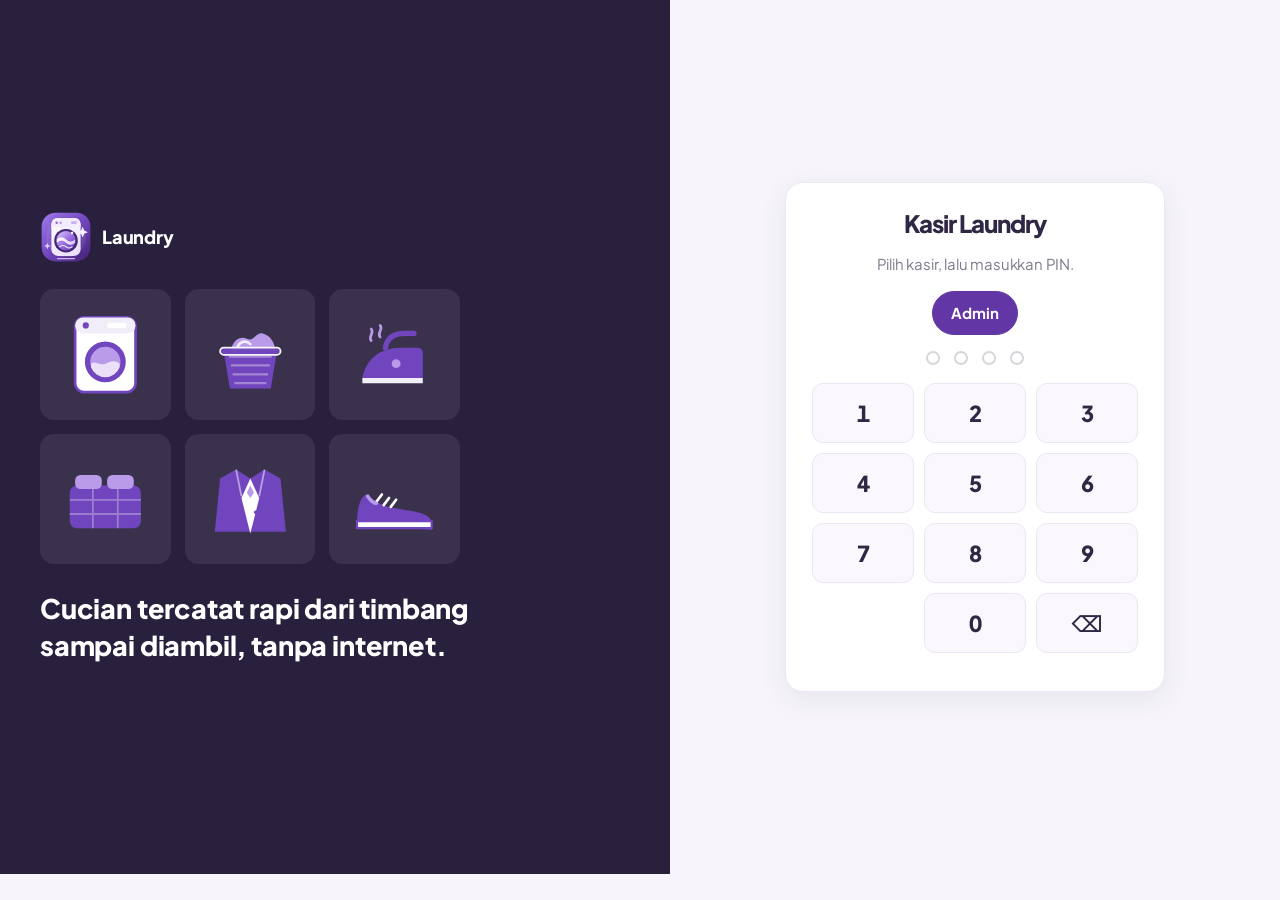
<file: index.html>
<!doctype html>
<html lang="id" data-mode="terang">
<head>
<script src="tema.js"></script>
<script>
/* Set mode dari TEMA.mode sebelum render (tanpa kedip). */
(function () {
  var m = (window.TEMA && TEMA.mode) || 'terang';
  try { m = localStorage.getItem('fahri-laundry-mode') || m; } catch (e) {}
  if (m === 'auto') m = matchMedia('(prefers-color-scheme: dark)').matches ? 'gelap' : 'terang';
  document.documentElement.setAttribute('data-mode', m);
})();
</script>
<link rel="stylesheet" href="tema.css">
<meta charset="utf-8">
<meta name="viewport" content="width=device-width, initial-scale=1, viewport-fit=cover">
<title>Fahri Akbar Wiguna Laundry | Sistem Kasir</title>
<meta name="description" content="Sistem kasir laundry Fahri Akbar Wiguna. Kelola order, pelanggan, pembayaran, status cucian, dan laporan.">
<meta name="theme-color" content="#7045bd">
<meta name="color-scheme" content="light dark">
<link rel="manifest" href="manifest.webmanifest">
<link rel="icon" href="ikon.svg" type="image/svg+xml">
<link rel="apple-touch-icon" href="ikon.svg">
<link rel="preconnect" href="https://fonts.googleapis.com">
<link rel="preconnect" href="https://fonts.gstatic.com" crossorigin>
<link id="fontTema" rel="stylesheet" href="https://fonts.googleapis.com/css2?family=Plus+Jakarta+Sans:wght@400;500;600;700;800&display=swap">
<link rel="stylesheet" href="style.css">
</head>
<body>

<!-- Layar masuk -->
<section id="layarMasuk" class="masuk" hidden>
  <div class="masuk-merek">
    <div class="merek"><img src="ikon.svg" width="40" height="40" alt=""><span data-tema-nama>Laundry</span></div>
    <div class="masuk-ilus" id="masukIlus" aria-hidden="true"></div>
    <p class="masuk-slogan">Cucian tercatat rapi dari timbang<br>sampai diambil, tanpa internet.</p>
  </div>
  <div class="masuk-form">
    <div class="masuk-kartu">
      <h1 data-tema-nama>Kasir Laundry</h1>
      <p class="redup">Pilih kasir, lalu masukkan PIN.</p>
      <div id="daftarKasir" class="pilih-kasir" role="group" aria-label="Pilih kasir"></div>
      <div class="pin-titik" id="pinTitik" aria-label="PIN 4 angka"><i></i><i></i><i></i><i></i></div>
      <div class="pad" id="padPin"></div>
    </div>
  </div>
</section>

<div id="aplikasi" class="app" hidden>
  <button type="button" id="btnTemaMode" class="tombol-mode" aria-label="Aktifkan mode gelap" title="Ganti mode tampilan"><svg class="ikon-mode-gelap" viewBox="0 0 24 24" aria-hidden="true"><path d="M20.5 15.5A8.5 8.5 0 0 1 8.5 3.5 8.5 8.5 0 1 0 20.5 15.5Z"/></svg><svg class="ikon-mode-terang" viewBox="0 0 24 24" aria-hidden="true"><circle cx="12" cy="12" r="4"/><path d="M12 2v2m0 16v2M4.93 4.93l1.42 1.42m11.3 11.3 1.42 1.42M2 12h2m16 0h2M4.93 19.07l1.42-1.42m11.3-11.3 1.42-1.42"/></svg><span>Gelap</span></button>
  <nav class="samping" aria-label="Menu utama">
    <div class="merek"><img src="ikon.svg" width="34" height="34" alt=""><span data-tema-nama>Laundry</span></div>
    <button class="nav" data-hal="order"><svg viewBox="0 0 24 24"><path d="M12 5v14M5 12h14"/></svg><span>Order</span></button>
    <button class="nav aktif" data-hal="papan"><svg viewBox="0 0 24 24"><rect x="3" y="4" width="5" height="16" rx="1.5"/><rect x="10" y="4" width="5" height="11" rx="1.5"/><rect x="17" y="4" width="4" height="7" rx="1.5"/></svg><span>Status</span></button>
    <button class="nav" data-hal="pelanggan"><svg viewBox="0 0 24 24"><circle cx="9" cy="8" r="3.5"/><path d="M2.5 20a6.5 6.5 0 0 1 13 0M16 4.5a3.5 3.5 0 0 1 0 7M18 14a6 6 0 0 1 3.5 6"/></svg><span>Pelanggan</span></button>
    <button class="nav" data-hal="laporan"><svg viewBox="0 0 24 24"><path d="M4 20V10M10 20V4M16 20v-7M22 20H2"/></svg><span>Laporan</span></button>
    <button class="nav" data-hal="atur"><svg viewBox="0 0 24 24"><circle cx="12" cy="12" r="3"/><path d="M19 12a7 7 0 0 0-.1-1.2l2-1.6-2-3.4-2.4 1a7 7 0 0 0-2-1.2L14 3h-4l-.5 2.6a7 7 0 0 0-2 1.2l-2.4-1-2 3.4 2 1.6a7 7 0 0 0 0 2.4l-2 1.6 2 3.4 2.4-1a7 7 0 0 0 2 1.2L10 21h4l.5-2.6a7 7 0 0 0 2-1.2l2.4 1 2-3.4-2-1.6c.1-.4.1-.8.1-1.2z"/></svg><span>Atur</span></button>
    <div class="sinkron-chip" id="chipSinkron" title="Status sinkron Google Sheets"></div>
    <div class="pengguna"><span class="avatar" id="avatarKasir" aria-hidden="true">A</span><span id="namaKasir">-</span><button id="btnKeluar" class="ikon-btn" aria-label="Keluar"><svg viewBox="0 0 24 24"><path d="M15 4h4v16h-4M10 8l-4 4 4 4M6 12h10"/></svg></button></div>
  </nav>

  <main>
    <!-- ORDER BARU -->
    <section class="hal" id="hal-order">
      <header class="hal-kepala"><div><h2>Order baru</h2><span class="redup kecil" id="noBerikut"></span></div></header>
      <section class="panel input-transaksi" aria-labelledby="judulInputTeks">
        <div class="input-transaksi-heading"><div><span class="input-eyebrow">SMART INPUT</span><h3 id="judulInputTeks">Input transaksi dari teks</h3><p class="redup kecil">Tempel pesan pelanggan. Sistem mengenali layanan dan jumlah, lalu mengisi form untuk Anda periksa.</p></div><span class="input-spark" aria-hidden="true">✦</span></div>
        <label for="inputTeksTransaksi">Pesan transaksi</label>
        <textarea id="inputTeksTransaksi" rows="3" placeholder="Contoh: Nama: Bu Sari&#10;WA: 081234567890&#10;Cuci Setrika 3 kg&#10;Catatan: jangan pakai pemutih"></textarea>
        <div class="input-transaksi-actions"><span class="redup kecil">Parser lokal, tidak perlu API key.</span><button type="button" class="tombol utama" id="btnAnalisisTeks">Analisis &amp; isi order</button></div>
      </section>
      <form id="formOrder" class="order-grid" novalidate>
        <div class="order-kiri">
          <fieldset class="panel">
            <legend>Pelanggan</legend>
            <div class="dua">
              <label>Nama<input name="nama" list="dlPelanggan" autocomplete="off" required placeholder="mis. Bu Sari"></label>
              <label>No. WhatsApp<input name="wa" inputmode="tel" placeholder="08xxxxxxxxxx"></label>
            </div>
            <datalist id="dlPelanggan"></datalist>
          </fieldset>
          <fieldset class="panel">
            <legend>Layanan</legend>
            <div class="pilih-layanan" id="pilihLayanan"></div>
            <ul class="item-order" id="itemOrder"></ul>
          </fieldset>
          <fieldset class="panel">
            <legend>Paket &amp; catatan</legend>
            <div class="segmen-paket" id="segPaket" role="radiogroup" aria-label="Paket"></div>
            <div class="dua">
              <label>Estimasi selesai<input type="datetime-local" name="estimasi" required></label>
              <label>Parfum<select name="parfum" id="selParfum"></select></label>
            </div>
            <label class="cek"><input type="checkbox" name="pisah"> <span>Pisah warna (putih / berwarna)</span></label>
            <label>Catatan<textarea name="catatan" rows="2" placeholder="mis. noda kopi di kemeja biru, jangan pakai pemutih"></textarea></label>
          </fieldset>
        </div>
        <aside class="panel ringkas-order" id="ringkasOrder" aria-live="polite"></aside>
      </form>
    </section>

    <!-- PAPAN STATUS -->
    <section class="hal aktif" id="hal-papan">
      <header class="hal-kepala">
        <div><h2>Papan status</h2><span class="redup kecil" id="papanInfo"></span></div>
        <div class="aksi">
          <label class="cari"><svg viewBox="0 0 24 24" aria-hidden="true"><circle cx="11" cy="11" r="7"/><path d="M20 20l-4-4"/></svg><input id="cariOrder" type="search" placeholder="Cari nama / no. nota" aria-label="Cari order"></label>
          <button class="tombol utama" data-ke="order">+ Order</button>
        </div>
      </header>
      <div class="chip-baris" id="filterStatus" role="group" aria-label="Filter status"></div>
      <div class="papan" id="papan"></div>
    </section>

    <!-- PELANGGAN -->
    <section class="hal" id="hal-pelanggan">
      <header class="hal-kepala">
        <h2>Pelanggan</h2>
        <label class="cari"><svg viewBox="0 0 24 24" aria-hidden="true"><circle cx="11" cy="11" r="7"/><path d="M20 20l-4-4"/></svg><input id="cariPelanggan" type="search" placeholder="Cari nama / WA" aria-label="Cari pelanggan"></label>
      </header>
      <div class="daftar-pelanggan" id="daftarPelanggan"></div>
    </section>

    <!-- LAPORAN -->
    <section class="hal" id="hal-laporan">
      <header class="hal-kepala">
        <h2>Laporan</h2>
        <div class="aksi"><input type="month" id="blnLaporan" aria-label="Bulan laporan"><button class="tombol" id="btnEksporCSV">Ekspor CSV</button></div>
      </header>
      <div class="kartu-angka" id="kartuAngka"></div>
      <div class="dua-kolom">
        <div class="panel"><h3>Kg per hari</h3><div id="grafikKg" class="grafik"></div></div>
        <div class="panel"><h3>Omzet per hari</h3><div id="grafikOmzet" class="grafik"></div></div>
      </div>
      <div class="dua-kolom">
        <div class="panel"><h3>Belum diambil</h3><ul id="lapBelum" class="daftar-mini"></ul></div>
        <div class="panel"><h3>Piutang (belum lunas)</h3><ul id="lapPiutang" class="daftar-mini"></ul></div>
      </div>
    </section>

    <!-- ATUR -->
    <section class="hal" id="hal-atur">
      <header class="hal-kepala"><h2>Pengaturan</h2></header>
      <div class="dua-kolom">
        <form class="panel form" id="formToko">
          <h3>Profil usaha (untuk nota)</h3>
          <label>Nama laundry<input name="nama" required></label>
          <label>Alamat<input name="alamat"></label>
          <label>Telepon / WA<input name="telp"></label>
          <label>Catatan kaki nota<input name="footer"></label>
          <button class="tombol utama">Simpan profil</button>
        </form>
        <form class="panel form" id="formSinkron">
          <h3>Sinkron Google Sheets <span class="lencana">opsional</span></h3>
          <p class="redup kecil">Tanpa URL, semua data tetap offline di perangkat ini. Isi URL Web App dari <code>apps-script/Code.gs</code> (lihat README) supaya owner bisa cek dari mana saja lewat <a href="owner.html" target="_blank" rel="noopener">owner.html</a>.</p>
          <label>URL Web App<input name="url" type="url" placeholder="https://script.google.com/macros/s/…/exec"></label>
          <label>Kunci rahasia (sama dengan KUNCI di Code.gs)<input name="kunci" autocomplete="off"></label>
          <label class="cek"><input type="checkbox" name="otomatis"> <span>Kirim otomatis saat online</span></label>
          <div class="status-sinkron" id="statusSinkron" aria-live="polite"></div>
          <div class="aksi wrap"><button class="tombol utama">Simpan</button><button class="tombol" type="button" id="btnKirimSekarang">Kirim sekarang</button><button class="tombol" type="button" id="btnKirimSemua">Antrikan semua order</button></div>
        </form>
      </div>
      <form class="panel form" id="formHarga">
        <h3>Daftar layanan &amp; harga</h3>
        <div class="tabel-bungkus"><table class="tabel" id="tabelLayanan"></table></div>
        <div class="aksi wrap"><button class="tombol" type="button" id="btnTambahLayanan">+ Layanan</button><button class="tombol utama">Simpan harga</button></div>
        <h3>Paket waktu</h3>
        <div class="tabel-bungkus"><table class="tabel" id="tabelPaket"></table></div>
      </form>
      <div class="dua-kolom">
        <div class="panel">
          <h3>Kasir &amp; PIN</h3>
          <ul class="daftar-kasir" id="daftarKasirAtur"></ul>
          <form class="form sebaris" id="formKasir">
            <input name="nama" placeholder="Nama" aria-label="Nama kasir" required>
            <input name="pin" placeholder="PIN 4 angka" aria-label="PIN" pattern="\d{4}" inputmode="numeric" maxlength="4" required>
            <select name="peran" aria-label="Peran"><option value="kasir">Kasir</option><option value="admin">Admin</option></select>
            <button class="tombol">Tambah</button>
          </form>
          <p class="redup kecil">Kasir biasa tidak bisa membuka menu Atur dan menghapus order.</p>
        </div>
        <div class="panel">
          <h3>Data</h3>
          <div class="aksi wrap">
            <button class="tombol" id="btnBackup">Backup JSON</button>
            <label class="tombol">Pulihkan JSON<input type="file" id="fileBackup" accept=".json,application/json" hidden></label>
            <button class="tombol" id="btnContoh">Isi data contoh</button>
            <button class="tombol bahaya" id="btnReset">Hapus semua data</button>
          </div>
          <p class="redup kecil">Data tersimpan di browser perangkat ini (localStorage <code>kasir-laundry-v1</code>). Backup rutin, terutama sebelum ganti HP atau hapus riwayat browser.</p>
        </div>
      </div>
    </section>
  </main>

  <nav class="bawah" id="navBawah" aria-label="Menu bawah"></nav>
</div>

<dialog id="dlg"><form method="dialog" id="dlgIsi"></form></dialog>
<div id="struk" class="struk" aria-hidden="true"></div>
<div id="toast" class="toast" role="status"></div>

<script src="app.js"></script>
</body>
</html>
</file>
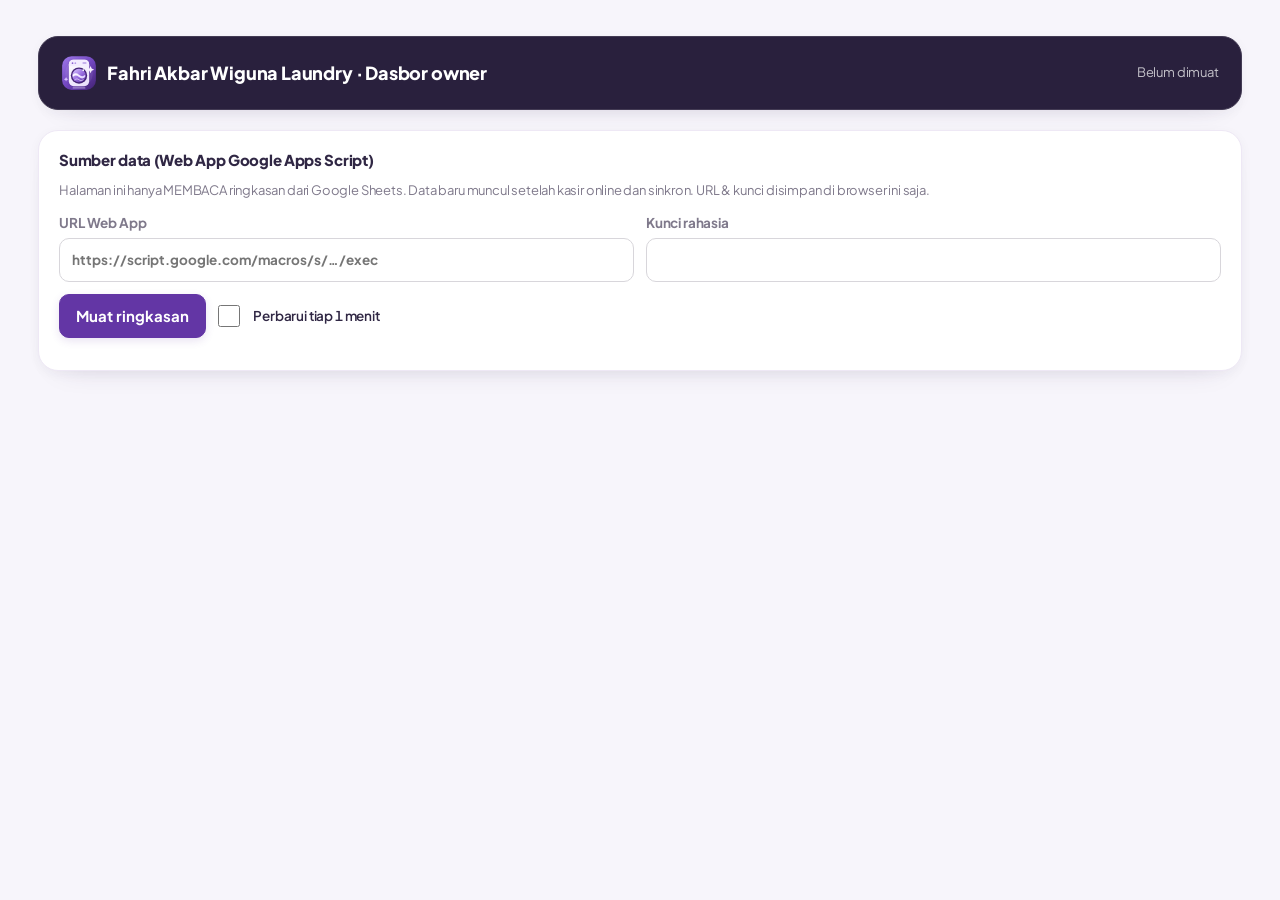
<file: owner.html>
<!doctype html>
<html lang="id" data-mode="terang">
<head>
<script src="tema.js"></script>
<script>
(function () {
  var m = (window.TEMA && TEMA.mode) || 'terang';
  try { m = localStorage.getItem('fahri-laundry-mode') || m; } catch (e) {}
  if (m === 'auto') m = matchMedia('(prefers-color-scheme: dark)').matches ? 'gelap' : 'terang';
  document.documentElement.setAttribute('data-mode', m);
})();
</script>
<link rel="stylesheet" href="tema.css">
<meta charset="utf-8">
<meta name="viewport" content="width=device-width, initial-scale=1, viewport-fit=cover">
<title>Fahri Akbar Wiguna Laundry | Dasbor Owner</title>
<meta name="description" content="Dasbor owner Fahri Akbar Wiguna Laundry untuk memantau omzet, order, status cucian, dan piutang.">
<meta name="theme-color" content="#7045bd">
<meta name="color-scheme" content="light dark">
<link rel="icon" href="ikon.svg" type="image/svg+xml">
<link rel="preconnect" href="https://fonts.googleapis.com">
<link rel="preconnect" href="https://fonts.gstatic.com" crossorigin>
<link id="fontTema" rel="stylesheet" href="https://fonts.googleapis.com/css2?family=Plus+Jakarta+Sans:wght@400;500;600;700;800&display=swap">
<link rel="stylesheet" href="style.css">
<style>
  .owner{max-width:1120px;margin:0 auto;padding:22px 16px 40px}
  .owner-kepala{display:flex;justify-content:space-between;align-items:center;gap:12px;flex-wrap:wrap;margin-bottom:16px}
  .owner-kepala .merek{flex-direction:row;margin:0;gap:10px}
  .owner-kepala .merek span{font-size:18px}
  .status-st{display:grid;grid-template-columns:repeat(5,1fr);gap:8px}
  .status-st div{padding:12px;border-radius:var(--radius);background:var(--latar);text-align:center}
  .status-st b{display:block;font-size:24px}
  .status-st small{color:var(--redup);font-weight:700}
  .tabel-owner{width:100%;border-collapse:collapse;min-width:520px}
  .tabel-owner th,.tabel-owner td{text-align:left;padding:8px 10px;border-top:1px solid var(--garis);font-size:14px}
  .tabel-owner th{color:var(--redup);font-size:12.5px;background:var(--latar);border:0}
  .tabel-owner td:last-child,.tabel-owner th:last-child{text-align:right}
  @media (max-width:760px){.status-st{grid-template-columns:repeat(3,1fr)}}

/* Owner dashboard: memakai token tema yang sama dengan kasir. */
.owner { max-width:1280px; padding:clamp(18px,3vw,36px) clamp(14px,3vw,40px) 48px; }
.owner-kepala {
  padding:18px 22px; background:var(--nav); color:var(--nav-teks);
  border:1px solid var(--nav-garis); border-radius:var(--r-besar);
  box-shadow:var(--bayang); margin-bottom:20px;
}
.owner-kepala .merek span { color:var(--nav-teks); font-weight:800; }
.owner-kepala .redup { color:var(--nav-redup); }
.owner .form { margin-bottom:20px; }
.owner #isi { display:grid; gap:18px; }
.owner #isi>.dua-kolom { margin:0; }
.owner .status-st div {
  background:var(--utama-muda); border:1px solid var(--garis);
  border-radius:var(--r-kecil); min-width:0;
}
.owner .status-st b { color:var(--utama-teks); font-size:clamp(22px,2vw,28px); }
.owner .status-st small { color:var(--redup); }
.owner .tabel-owner th { padding:13px 12px; }
.owner .tabel-owner td { padding:12px; }
.owner .panel { border-radius:var(--r-besar); }
.owner .aksi { align-items:center; }
.owner .aksi .tombol { white-space:normal; }
.owner :focus-visible { outline-offset:3px; }
@media(max-width:760px) {
  .owner { padding:16px 12px 30px; }
  .owner-kepala { padding:15px; }
  .owner .status-st { grid-template-columns:repeat(2,minmax(0,1fr)); }
  .owner .dua { grid-template-columns:1fr; }
  .owner .tabel-bungkus { overflow-x:auto; }
}
@media(prefers-reduced-motion:reduce) {
  .owner *, .owner *::before, .owner *::after {
    animation-duration:.01ms!important; animation-iteration-count:1!important;
    scroll-behavior:auto!important;
  }
}

</style>
</head>
<body>
<main class="owner">
  <div class="owner-kepala">
    <div class="merek"><img src="ikon.svg" width="36" height="36" alt=""><span><span data-tema-nama>Laundry</span> · Dasbor owner</span></div>
    <span class="redup kecil" id="waktu">Belum dimuat</span>
  </div>

  <form class="panel form" id="formSumber">
    <h3>Sumber data (Web App Google Apps Script)</h3>
    <p class="redup kecil">Halaman ini hanya MEMBACA ringkasan dari Google Sheets. Data baru muncul setelah kasir online dan sinkron. URL &amp; kunci disimpan di browser ini saja.</p>
    <div class="dua">
      <label>URL Web App<input name="url" type="url" required placeholder="https://script.google.com/macros/s/…/exec"></label>
      <label>Kunci rahasia<input name="kunci" required autocomplete="off"></label>
    </div>
    <div class="aksi wrap"><button class="tombol utama">Muat ringkasan</button><label class="cek"><input type="checkbox" name="auto"> <span>Perbarui tiap 1 menit</span></label></div>
    <div id="pesan" class="redup kecil" aria-live="polite"></div>
  </form>

  <section id="isi" hidden>
    <div class="kartu-angka" id="kartu"></div>
    <div class="dua-kolom">
      <div class="panel"><h3>Status cucian</h3><div class="status-st" id="perStatus"></div></div>
      <div class="panel"><h3>Kg 14 hari terakhir</h3><div class="grafik" id="grafik"></div></div>
    </div>
    <div class="panel"><h3>Belum diambil</h3><div class="tabel-bungkus"><table class="tabel-owner" id="tabelBelum"></table></div></div>
  </section>
</main>
<script>
(function () {
  'use strict';
  var KUNCI_LS = 'Fahri31';
  var $ = function (s) { return document.querySelector(s); };
  function rp(n) { return 'Rp' + Math.round(n || 0).toLocaleString('id-ID'); }
  function angka(n) { return (Math.round((n || 0) * 10) / 10).toLocaleString('id-ID'); }
  function esc(s) { return String(s == null ? '' : s).replace(/[&<>"']/g, function (c) { return { '&': '&amp;', '<': '&lt;', '>': '&gt;', '"': '&quot;', "'": '&#39;' }[c]; }); }
  function waktu(iso) { if (!iso) return '-'; var d = new Date(iso); return isNaN(d) ? esc(iso) : d.toLocaleDateString('id-ID', { day: 'numeric', month: 'short' }) + ' ' + String(d.getHours()).padStart(2, '0') + ':' + String(d.getMinutes()).padStart(2, '0'); }
  var nama = (window.TEMA && TEMA.nama) || 'Laundry';
  document.querySelectorAll('[data-tema-nama]').forEach(function (e) { e.textContent = nama; });
  window.addEventListener('message', function (e) {
    var t = e.data; if (!t || t.tipe !== 'tema') return;
    var st = document.documentElement.style;
    if (t.utama) st.setProperty('--tema-utama', t.utama);
    if (t.aksen) st.setProperty('--tema-aksen', t.aksen);
    if (t.radius != null) st.setProperty('--tema-radius', typeof t.radius === 'number' ? t.radius + 'px' : t.radius);
    if (t.mode) document.documentElement.setAttribute('data-mode', t.mode === 'gelap' ? 'gelap' : 'terang');
    if (t.nama) document.querySelectorAll('[data-tema-nama]').forEach(function (x) { x.textContent = t.nama; });
  });

  var simpanan = {}; try { simpanan = JSON.parse(localStorage.getItem(KUNCI_LS)) || {}; } catch (e) {}
  var f = $('#formSumber'), timer = null;
  f.url.value = simpanan.url || ''; f.kunci.value = simpanan.kunci || ''; f.auto.checked = !!simpanan.auto;

  function tampil(r) {
    $('#isi').hidden = false;
    $('#waktu').textContent = 'Diperbarui ' + waktu(r.dibuat);
    $('#kartu').innerHTML = [
      ['Omzet hari ini', rp(r.hariIni.omzet), r.hariIni.order + ' order', true],
      ['Kg hari ini', angka(r.hariIni.kg) + ' kg', 'dari ' + r.hariIni.order + ' order'],
      ['Omzet bulan ini', rp(r.bulanIni.omzet), angka(r.bulanIni.kg) + ' kg'],
      ['Belum diambil', r.belumDiambil.length, r.perStatus.siap + ' siap ambil'],
      ['Piutang', rp(r.piutang), 'total sisa bayar']
    ].map(function (k, i) { return '<div class="angka' + (k[3] ? ' sorot' : '') + '" style="--i:' + i + '"><small>' + k[0] + '</small><b>' + k[1] + '</b><span>' + k[2] + '</span></div>'; }).join('');
    var nm = { diterima: 'Diterima', dicuci: 'Dicuci', disetrika: 'Disetrika', siap: 'Siap ambil', diambil: 'Diambil' };
    $('#perStatus').innerHTML = Object.keys(nm).map(function (k) { return '<div><b>' + (r.perStatus[k] || 0) + '</b><small>' + nm[k] + '</small></div>'; }).join('');
    var maks = Math.max.apply(null, r.harian.map(function (h) { return h.kg; }).concat([1]));
    $('#grafik').innerHTML = '<div class="batang-bungkus">' + r.harian.map(function (h, i) { return '<div class="kol' + (i === r.harian.length - 1 ? ' kini' : '') + '" title="' + h.tanggal + ': ' + angka(h.kg) + ' kg"><span class="batang" style="height:' + Math.round(h.kg / maks * 100) + '%;--i:' + i + '"></span><small>' + (+h.tanggal.slice(8)) + '</small></div>'; }).join('') + '</div>';
    $('#tabelBelum').innerHTML = '<thead><tr><th>Nota</th><th>Pelanggan</th><th>Status</th><th>Estimasi</th><th>Sisa</th></tr></thead><tbody>' +
      (r.belumDiambil.map(function (o) { return '<tr><td>' + esc(o.no) + '</td><td>' + esc(o.pelanggan) + '</td><td>' + esc(o.status) + '</td><td>' + waktu(o.estimasi) + '</td><td class="' + (o.sisa ? 'teks-bahaya' : 'teks-ok') + '">' + (o.sisa ? rp(o.sisa) : 'Lunas') + '</td></tr>'; }).join('') || '<tr><td colspan="5" class="redup">Semua cucian sudah diambil.</td></tr>') + '</tbody>';
  }
  function muat() {
    var url = f.url.value.trim(), kunci = f.kunci.value.trim();
    if (!url) return;
    $('#pesan').textContent = 'Memuat…';
    fetch(url + (url.indexOf('?') < 0 ? '?' : '&') + 'kunci=' + encodeURIComponent(kunci))
      .then(function (r) { return r.json(); })
      .then(function (r) { if (!r.ok) throw new Error(r.pesan || 'Gagal'); tampil(r); $('#pesan').textContent = 'Berhasil. ' + r.jumlahOrder + ' order di Google Sheets.'; })
      .catch(function (e) { $('#pesan').innerHTML = '<span class="teks-bahaya">Gagal memuat: ' + esc(e.message) + '. Cek URL (harus berakhiran /exec), kunci, dan akses Web App "Siapa saja".</span>'; });
  }
  f.onsubmit = function (e) {
    e.preventDefault();
    simpanan = { url: f.url.value.trim(), kunci: f.kunci.value.trim(), auto: f.auto.checked };
    try { localStorage.setItem(KUNCI_LS, JSON.stringify(simpanan)); } catch (er) {}
    clearInterval(timer); if (simpanan.auto) timer = setInterval(muat, 60000);
    muat();
  };
  // ?demo: tampilkan data contoh tanpa server
  if (/[?&]demo\b/.test(location.search)) {
    var h = [], kg = [18, 22, 15, 26, 30, 12, 20, 24, 28, 19, 31, 27, 23, 16];
    for (var i = 13; i >= 0; i--) { var d = new Date(); d.setDate(d.getDate() - i); h.push({ tanggal: d.toISOString().slice(0, 10), kg: kg[13 - i], omzet: kg[13 - i] * 8200, order: 4 }); }
    tampil({ dibuat: new Date().toISOString(), jumlahOrder: 52, hariIni: { order: 4, omzet: 131200, kg: 16 }, bulanIni: { order: 47, omzet: 2931500, kg: 248.6 }, perStatus: { diterima: 4, dicuci: 4, disetrika: 5, siap: 4, diambil: 35 }, piutang: 579600, harian: h,
      belumDiambil: [{ no: 'LDR261110-0033', pelanggan: 'Kos Putri Mawar', status: 'Siap ambil', estimasi: new Date().toISOString(), sisa: 0 }, { no: 'LDR261111-0036', pelanggan: 'Bu Lina', status: 'Siap ambil', estimasi: new Date().toISOString(), sisa: 96600 }, { no: 'LDR261112-0039', pelanggan: 'Pak Harun', status: 'Disetrika', estimasi: new Date().toISOString(), sisa: 33000 }] });
    $('#pesan').textContent = 'Mode demo: data contoh.';
  } else if (simpanan.url) { muat(); if (simpanan.auto) timer = setInterval(muat, 60000); }
})();
</script>
</body>
</html>
</file>
<file: tema.css>
/* Identitas visual Fahri Laundry. Satu sumber token untuk seluruh halaman. */
:root {
  --tema-utama: #7045bd;
  --tema-aksen: #b99bea;
  --tema-radius: 14px;
  --tema-font: "Plus Jakarta Sans", system-ui, sans-serif;
  --tema-latar: #f7f5fb;
  --tema-panel: #ffffff;
  --tema-nav: #29203d;
  --tema-teks: #302744;
}
</file>
<file: style.css>
/* Kasir Laundry — tampilan "papan cucian bersih" (lihat DESIGN.md).
   Brand diatur di tema.css. Semua warna lain diturunkan lewat color-mix. Teks di atas --tema-utama & nav
   dihitung otomatis dari luminansi (hitungTeksBagian di app.js). */
:root{
  --utama:var(--tema-utama,#0b6e80);
  --utama-tua:color-mix(in srgb,var(--utama) 78%,#000);
  --utama-muda:color-mix(in srgb,var(--utama) 10%,var(--kartu));
  --utama-teks:color-mix(in srgb,var(--utama) 85%,#000);
  --aksen:var(--tema-aksen,#3cc6d6);
  --aksen-tua:color-mix(in srgb,var(--aksen) 45%,#000);
  --aksen-muda:color-mix(in srgb,var(--aksen) 20%,var(--kartu));
  --bahaya:#b42318; --ok:#0f7a4a;
  --latar:var(--tema-latar,#eef6f8); --kartu:var(--tema-panel,#fff); --teks:var(--tema-teks,#0f2a32);
  --nav:var(--tema-nav,#0c3a45);
  --redup:color-mix(in srgb,var(--teks) 66%,var(--kartu)); --garis:color-mix(in srgb,var(--teks) 10%,var(--kartu)); --garis-kuat:color-mix(in srgb,var(--teks) 20%,var(--kartu));
  --nav-teks:var(--tema-nav-teks,#fff); --nav-redup:color-mix(in srgb,var(--nav-teks) 72%,var(--nav)); --nav-garis:color-mix(in srgb,var(--nav-teks) 12%,var(--nav));
  --isi-utama:var(--tema-utama-teks,#fff);
  --radius:var(--tema-radius,14px); --r-kecil:calc(var(--radius) * .7); --r-besar:calc(var(--radius) + 6px);
  --bayang:0 1px 2px rgba(12,58,69,.05),0 8px 22px -12px rgba(12,58,69,.18);
  --bayang-tinggi:0 2px 4px rgba(12,58,69,.06),0 24px 48px -16px rgba(12,58,69,.3);
  --font:var(--tema-font,"Nunito"),system-ui,-apple-system,"Segoe UI",Roboto,sans-serif;
  --pegas:cubic-bezier(.34,1.4,.64,1); --halus:cubic-bezier(.2,.7,.2,1);
  /* warna kolom status, semua turunan tema */
  --s-diterima:color-mix(in srgb,var(--teks) 45%,var(--kartu));
  --s-dicuci:var(--aksen);
  --s-disetrika:color-mix(in srgb,var(--aksen) 40%,#f59e0b);
  --s-siap:var(--utama);
  --s-diambil:color-mix(in srgb,var(--ok) 80%,var(--kartu));
  color-scheme:light;
}
[data-mode="gelap"]{
  --latar:#0a1619; --kartu:#112227; --teks:#e4f2f5; --nav:#071114;
  --utama-tua:color-mix(in srgb,var(--utama) 55%,#fff);
  --utama-muda:color-mix(in srgb,var(--utama) 24%,var(--kartu));
  --utama-teks:color-mix(in srgb,var(--utama) 30%,#fff);
  --aksen-tua:color-mix(in srgb,var(--aksen) 70%,#fff);
  --aksen-muda:color-mix(in srgb,var(--aksen) 18%,var(--kartu));
  --bahaya:#ff8a7a; --ok:#5fd49b;
  --bayang:0 1px 2px rgba(0,0,0,.3),0 8px 22px -12px rgba(0,0,0,.6);
  --bayang-tinggi:0 24px 48px -16px rgba(0,0,0,.75);
  color-scheme:dark;
}
body,.samping,.panel,.kolom,.kartu-order,.tombol,.chip,.nav,.angka,.tabel-bungkus,.bawah,dialog,input,select,textarea,.thumb,.pelanggan,.masuk-merek,.masuk-form,.masuk-kartu{transition:background-color .35s,color .35s,border-color .35s}
*{box-sizing:border-box}
html,body{margin:0}
body{font:15px/1.5 var(--font);background:var(--latar);color:var(--teks);-webkit-font-smoothing:antialiased;font-feature-settings:"tnum" 1;min-height:100vh}
button,input,select,textarea{font:inherit;color:inherit}
button{cursor:pointer;-webkit-tap-highlight-color:transparent}
[hidden]{display:none!important}
svg:not(.ilus){width:20px;height:20px;flex:none;fill:none;stroke:currentColor;stroke-width:1.9;stroke-linecap:round;stroke-linejoin:round}
h1,h2,h3,h4{margin:0;line-height:1.2;letter-spacing:-.01em}
h2{font-size:26px;font-weight:800}
h3{font-size:16px;font-weight:800}
a{color:var(--utama-teks)}
code{font-size:.9em;background:var(--utama-muda);padding:1px 5px;border-radius:6px}
.redup{color:var(--redup)} .kecil{font-size:13px}
.teks-bahaya{color:var(--bahaya)} .teks-ok{color:var(--ok)}
.sr{position:absolute;width:1px;height:1px;overflow:hidden;clip:rect(0 0 0 0);white-space:nowrap}
:focus-visible{outline:2.5px solid var(--utama);outline-offset:2px}
.kredit-atas{padding:4px 16px;background:var(--nav);color:var(--nav-teks)}
.kredit-bawah{margin:24px auto 100px;padding:0 16px}

/* ---------- Tombol & input ---------- */
.tombol{display:inline-flex;align-items:center;justify-content:center;gap:8px;min-height:44px;padding:0 16px;border:1px solid var(--garis-kuat);border-radius:var(--r-kecil);background:var(--kartu);font-weight:700;text-decoration:none;color:var(--teks);transition:transform .15s,background-color .2s,border-color .2s,box-shadow .2s}
.tombol:hover{border-color:var(--utama);box-shadow:var(--bayang)}
.tombol:active{transform:scale(.97)}
.tombol.utama{background:var(--utama);border-color:var(--utama);color:var(--isi-utama)}
.tombol.utama:hover{background:var(--utama-tua)}
.tombol.utama:disabled{opacity:.45;cursor:not-allowed;box-shadow:none}
.tombol.besar{min-height:54px;width:100%;font-size:16px;border-radius:var(--radius)}
.tombol.kecil{min-height:44px;padding:0 12px;font-size:14px}
.tombol.bahaya{color:var(--bahaya);border-color:color-mix(in srgb,var(--bahaya) 40%,var(--kartu))}
.tombol.wa{background:#167a43;border-color:#167a43;color:#fff}
.ikon-btn{display:inline-grid;place-items:center;width:44px;height:44px;border:0;border-radius:50%;background:transparent;color:inherit}
.ikon-btn:hover{background:var(--utama-muda)}
input:not([type=checkbox]):not([type=radio]),select,textarea{width:100%;min-height:44px;padding:9px 12px;border:1px solid var(--garis-kuat);border-radius:var(--r-kecil);background:var(--kartu);color:var(--teks)}
input:focus,select:focus,textarea:focus{outline:none;border-color:var(--utama);box-shadow:0 0 0 3px color-mix(in srgb,var(--utama) 22%,transparent)}
textarea{resize:vertical}
label{display:grid;gap:5px;font-size:13.5px;font-weight:700;color:var(--redup)}
label.cek{display:flex;align-items:center;gap:10px;min-height:44px;color:var(--teks);font-weight:600}
label.cek input{width:22px;height:22px;accent-color:var(--utama)}
.aksi{display:flex;gap:8px;align-items:center}
.aksi.wrap,.wrap{flex-wrap:wrap}
.lencana{display:inline-grid;place-items:center;min-width:24px;height:22px;padding:0 7px;border-radius:99px;background:var(--aksen-muda);color:var(--aksen-tua);font-size:12px;font-weight:800}
.avatar{display:inline-grid;place-items:center;width:36px;height:36px;border-radius:50%;background:var(--aksen);color:#08323a;font-weight:800;font-size:13px;flex:none}

/* ---------- Layout ---------- */
.app{display:grid;grid-template-columns:104px minmax(0,1fr);min-height:calc(100vh - 26px)}
.samping{position:sticky;top:0;height:100vh;display:flex;flex-direction:column;gap:4px;padding:14px 10px;background:var(--nav);color:var(--nav-teks)}
.merek{display:flex;flex-direction:column;align-items:center;gap:6px;margin-bottom:12px;text-align:center}
.merek span{font-weight:800;font-size:12.5px;line-height:1.2}
.nav{display:flex;flex-direction:column;align-items:center;gap:4px;min-height:60px;padding:8px 4px;border:0;border-radius:var(--radius);background:transparent;color:var(--nav-redup);font-size:12.5px;font-weight:700;transition:background-color .2s,color .2s,transform .15s}
.nav svg{width:22px;height:22px}
.nav:hover{color:var(--nav-teks);background:var(--nav-garis)}
.nav.aktif{background:var(--utama);color:var(--isi-utama)}
.samping .sinkron-chip{margin-top:auto;font-size:11px;text-align:center;justify-content:center}
.pengguna{display:flex;flex-direction:column;align-items:center;gap:4px;padding-top:10px;border-top:1px solid var(--nav-garis);font-size:12.5px;font-weight:700}
.pengguna .ikon-btn{color:var(--nav-redup)}
main{min-width:0;padding:22px 26px 40px}
.hal{display:none}
.hal.aktif{display:block;animation:halMasuk .35s var(--halus)}
@keyframes halMasuk{from{opacity:0;transform:translateY(10px)}}
.hal-kepala{display:flex;justify-content:space-between;align-items:flex-end;gap:12px;flex-wrap:wrap;margin-bottom:16px}
.panel{background:var(--kartu);border:1px solid var(--garis);border-radius:var(--r-besar);padding:18px;box-shadow:var(--bayang);margin:0 0 16px}
.panel h3{margin-bottom:12px}
.dua-kolom{display:grid;grid-template-columns:1fr 1fr;gap:16px}
.dua{display:grid;grid-template-columns:1fr 1fr;gap:12px}
.form{display:grid;gap:12px}
.form.sebaris{grid-template-columns:1fr 1fr auto auto;align-items:center;margin-top:10px}
.cari{position:relative;display:block;min-width:240px}
.cari svg{position:absolute;left:12px;top:12px;color:var(--redup)}
.cari input[type=search]{padding-left:40px}
.bawah{display:none}

/* ---------- Ilustrasi ---------- */
.thumb{display:grid;place-items:center;border-radius:var(--radius);background:linear-gradient(160deg,var(--aksen-muda),var(--utama-muda))}
.ilus{width:100%;height:auto;display:block}
.ilus .air{animation:air 2.6s ease-in-out infinite;transform-origin:60px 66px}
.ilus .uap{animation:uap 2.4s ease-in-out infinite}
@keyframes air{50%{transform:rotate(-8deg) translateY(-1px)}}
@keyframes uap{50%{transform:translateY(-3px);opacity:.5}}

/* ---------- Masuk ---------- */
.masuk{display:grid;grid-template-columns:1.1fr 1fr;min-height:calc(100vh - 26px)}
.masuk-merek{background:var(--nav);color:var(--nav-teks);padding:40px;display:flex;flex-direction:column;justify-content:center;gap:26px}
.masuk-merek .merek{flex-direction:row;align-items:center;gap:10px;margin:0}
.masuk-merek .merek span{font-size:18px}
.masuk-ilus{display:grid;grid-template-columns:repeat(3,1fr);gap:14px;max-width:420px}
.masuk-ilus .thumb{aspect-ratio:1;padding:12px;background:color-mix(in srgb,var(--nav-teks) 8%,var(--nav));animation:munculPop .5s var(--pegas) both;animation-delay:calc(var(--i) * 60ms)}
.masuk-slogan{font-size:22px;font-weight:800;line-height:1.35;margin:0;max-width:420px}
.masuk-form{display:grid;place-items:center;padding:30px 18px}
.masuk-kartu{width:100%;max-width:380px;background:var(--kartu);border:1px solid var(--garis);border-radius:var(--r-besar);padding:26px;box-shadow:var(--bayang-tinggi);text-align:center}
.masuk-kartu h1{font-size:24px;font-weight:800;margin-bottom:4px}
.pilih-kasir{display:flex;gap:8px;justify-content:center;flex-wrap:wrap;margin:16px 0}
.pilih-kasir button{min-height:44px;padding:0 18px;border:1px solid var(--garis-kuat);border-radius:99px;background:var(--kartu);font-weight:700}
.pilih-kasir .aktif{background:var(--utama);border-color:var(--utama);color:var(--isi-utama)}
.pin-titik{display:flex;gap:14px;justify-content:center;margin:8px 0 18px}
.pin-titik i{width:14px;height:14px;border-radius:50%;border:2px solid var(--garis-kuat);transition:background-color .15s,transform .2s var(--pegas)}
.pin-titik i.isi{background:var(--utama);border-color:var(--utama);transform:scale(1.15)}
.pin-titik.salah{animation:goyang .35s}
@keyframes goyang{25%{transform:translateX(-8px)}75%{transform:translateX(8px)}}
.pad{display:grid;grid-template-columns:repeat(3,1fr);gap:10px;margin-bottom:12px}
.pad button{min-height:60px;border:1px solid var(--garis);border-radius:var(--radius);background:var(--latar);font-size:22px;font-weight:800;transition:transform .12s,background-color .2s}
.pad button:active{transform:scale(.94);background:var(--utama-muda)}

/* ---------- Order baru ---------- */
.order-grid{display:grid;grid-template-columns:1fr 340px;gap:16px;align-items:start}
fieldset.panel{min-width:0}
legend{font-weight:800;font-size:16px;padding:0 6px;margin-left:-6px}
.pilih-layanan{display:grid;grid-template-columns:repeat(auto-fill,minmax(128px,1fr));gap:10px;margin-bottom:12px}
.kartu-layanan{display:grid;gap:2px;justify-items:start;text-align:left;padding:8px 8px 10px;border:1px solid var(--garis);border-radius:var(--radius);background:var(--kartu);transition:transform .2s var(--pegas),border-color .2s,box-shadow .2s}
.kartu-layanan:hover{border-color:var(--utama);box-shadow:var(--bayang);transform:translateY(-2px)}
.kartu-layanan:active{transform:scale(.97)}
.kartu-layanan .thumb{width:100%;aspect-ratio:1.25;padding:6px 14px;margin-bottom:4px}
.kartu-layanan b{font-size:14px;line-height:1.25}
.kartu-layanan small{color:var(--redup);font-weight:700;font-size:12.5px}
.item-order{list-style:none;margin:0;padding:0;display:grid;gap:8px}
.item-order li{display:grid;grid-template-columns:48px 1fr 130px 92px 44px;align-items:center;gap:10px;padding:8px;border-radius:var(--radius);background:var(--latar);animation:munculPop .3s var(--pegas)}
.item-order li.kosong{display:block;padding:14px;color:var(--redup);text-align:center;background:transparent;border:1.5px dashed var(--garis-kuat)}
.thumb.kecil{width:48px;height:48px;padding:5px}
.it-nama{display:grid}.it-nama small{color:var(--redup);font-size:12.5px}
.it-qty{display:flex;align-items:center;gap:6px;color:var(--teks)}
.it-qty input{text-align:right;font-weight:800;font-size:17px}
.it-qty em{font-style:normal;font-weight:700;color:var(--redup);min-width:22px}
.it-jml{text-align:right}
.segmen-paket{display:grid;grid-template-columns:repeat(3,1fr);gap:8px;margin-bottom:12px}
.segmen-paket label{position:relative;color:var(--teks)}
.segmen-paket input{position:absolute;opacity:0;inset:0}
.segmen-paket span{display:grid;min-height:56px;padding:8px 12px;border:1.5px solid var(--garis-kuat);border-radius:var(--radius);cursor:pointer;transition:border-color .2s,background-color .2s}
.segmen-paket small{color:var(--redup);font-weight:600}
.segmen-paket input:checked+span{border-color:var(--utama);background:var(--utama-muda)}
.segmen-paket input:focus-visible+span{outline:2.5px solid var(--utama);outline-offset:2px}
fieldset .dua,fieldset>label{margin-bottom:10px}
.ringkas-order{position:sticky;top:16px;display:grid;gap:10px}
.ringkas-order h3{margin:0}
.baris{display:flex;justify-content:space-between;gap:10px;align-items:baseline}
.baris.total{padding-top:10px;border-top:1px dashed var(--garis-kuat)}
.total-besar{font-size:30px;font-weight:800;letter-spacing:-.02em}
.aksi-dp{display:grid;grid-template-columns:1fr 1fr 1fr;gap:6px}
.aksi-dp select{min-height:44px;padding:0 8px}

/* ---------- Papan status ---------- */
.chip-baris{display:flex;gap:8px;overflow-x:auto;padding-bottom:6px;margin-bottom:12px;scrollbar-width:thin}
.chip{flex:none;display:inline-flex;align-items:center;gap:8px;min-height:44px;padding:0 14px;border:1px solid var(--garis-kuat);border-radius:99px;background:var(--kartu);font-weight:700;font-size:14px}
.chip span{font-size:12px;padding:1px 7px;border-radius:99px;background:var(--utama-muda);color:var(--utama-teks)}
.chip.aktif{background:var(--utama);border-color:var(--utama);color:var(--isi-utama)}
.chip.aktif span{background:color-mix(in srgb,var(--isi-utama) 22%,transparent);color:inherit}
.papan{display:grid;grid-template-columns:repeat(4,minmax(220px,1fr));gap:12px;align-items:start}
.papan.satu{grid-template-columns:minmax(0,1fr)}
.papan.satu .kolom-isi{display:grid;grid-template-columns:repeat(auto-fill,minmax(250px,1fr));gap:10px}
.kolom{background:color-mix(in srgb,var(--kartu) 55%,var(--latar));border:1px solid var(--garis);border-radius:var(--r-besar);padding:10px;min-width:0}
.kolom header{display:flex;align-items:center;gap:8px;padding:4px 6px 10px}
.kolom header h3{font-size:15px;flex:1}
.titik-s{width:10px;height:10px;border-radius:50%;background:var(--warna-s)}
.kolom[data-s="diterima"]{--warna-s:var(--s-diterima)} .kolom[data-s="dicuci"]{--warna-s:var(--s-dicuci)} .kolom[data-s="disetrika"]{--warna-s:var(--s-disetrika)} .kolom[data-s="siap"]{--warna-s:var(--s-siap)} .kolom[data-s="diambil"]{--warna-s:var(--s-diambil)}
.kolom-isi{display:grid;gap:8px}
.kartu-order{position:relative;background:var(--kartu);border:1px solid var(--garis);border-left:4px solid var(--warna-s);border-radius:var(--radius);box-shadow:var(--bayang);overflow:hidden;animation:munculPop .4s var(--pegas) both;animation-delay:calc(var(--i) * 35ms);transition:transform .2s var(--pegas),box-shadow .2s}
.kartu-order:hover{transform:translateY(-2px);box-shadow:var(--bayang-tinggi)}
.ko-buka{display:grid;gap:4px;width:100%;padding:11px 12px 8px;border:0;background:transparent;text-align:left}
.ko-atas{display:flex;justify-content:space-between;gap:6px;align-items:center}
.ko-atas b{font-size:15px}
.tag-paket{font-size:11px;font-weight:800;padding:2px 8px;border-radius:99px;background:var(--aksen-muda);color:var(--aksen-tua);text-transform:uppercase;letter-spacing:.04em}
.ko-item{font-size:13px;color:var(--redup);line-height:1.35}
.ko-bawah{display:flex;justify-content:space-between;gap:6px;font-size:12.5px;flex-wrap:wrap}
.maju{display:flex;align-items:center;justify-content:center;gap:6px;width:100%;min-height:44px;border:0;border-top:1px solid var(--garis);background:var(--utama-muda);color:var(--utama-teks);font-weight:800;font-size:13.5px;transition:background-color .2s}
.maju:hover{background:var(--utama);color:var(--isi-utama)}
.maju svg{width:16px;height:16px;transition:transform .2s}
.maju:hover svg{transform:translateX(3px)}
.kosong{color:var(--redup);font-size:13.5px;text-align:center;padding:14px 6px;margin:0}
@keyframes munculPop{from{opacity:0;transform:translateY(8px) scale(.97)}}

/* ---------- Pelanggan ---------- */
.daftar-pelanggan{display:grid;grid-template-columns:repeat(auto-fill,minmax(320px,1fr));gap:10px}
.pelanggan{display:flex;align-items:center;gap:12px;min-height:64px;padding:12px 14px;border:1px solid var(--garis);border-radius:var(--radius);background:var(--kartu);text-align:left;box-shadow:var(--bayang);animation:munculPop .35s var(--pegas) both;animation-delay:calc(var(--i) * 30ms)}
.pelanggan:hover{border-color:var(--utama)}
.pl-info{flex:1;display:grid;min-width:0}.pl-info small{color:var(--redup);font-size:12.5px}
.pl-angka{display:grid;text-align:right}.pl-angka small{font-size:12px}

/* ---------- Laporan ---------- */
.kartu-angka{display:grid;grid-template-columns:repeat(5,1fr);gap:12px;margin-bottom:16px}
.angka{display:grid;gap:2px;padding:16px;border:1px solid var(--garis);border-radius:var(--r-besar);background:var(--kartu);box-shadow:var(--bayang);animation:munculPop .4s var(--pegas) both;animation-delay:calc(var(--i) * 50ms)}
.angka small{font-weight:700;color:var(--redup)}
.angka b{font-size:24px;font-weight:800;letter-spacing:-.02em}
.angka span{font-size:12.5px;color:var(--redup)}
.angka.sorot{background:var(--utama);color:var(--isi-utama);border-color:var(--utama)}
.angka.sorot small,.angka.sorot span{color:color-mix(in srgb,var(--isi-utama) 80%,transparent)}
.batang-bungkus{display:flex;align-items:flex-end;gap:3px;height:170px;padding-top:6px}
.kol{flex:1;display:flex;flex-direction:column;align-items:center;justify-content:flex-end;height:100%;gap:4px;min-width:0}
.batang{display:block;width:100%;max-width:22px;min-height:2px;border-radius:5px 5px 2px 2px;background:var(--aksen);transform-origin:bottom;animation:tumbuh .6s var(--halus) both;animation-delay:calc(var(--i) * 15ms)}
.kol.kini .batang{background:var(--utama)}
.kol small{font-size:10.5px;color:var(--redup);height:14px}
@keyframes tumbuh{from{transform:scaleY(0)}}
.daftar-mini{list-style:none;margin:0;padding:0;display:grid;gap:4px;max-height:340px;overflow:auto}
.daftar-mini button{display:flex;justify-content:space-between;gap:10px;align-items:center;width:100%;min-height:44px;padding:8px 10px;border:0;border-radius:var(--r-kecil);background:transparent;text-align:left}
.daftar-mini button:hover{background:var(--utama-muda)}

/* ---------- Atur ---------- */
.tabel-bungkus{overflow-x:auto;border:1px solid var(--garis);border-radius:var(--radius);margin-bottom:12px}
.tabel{width:100%;border-collapse:collapse;min-width:560px}
.tabel th{text-align:left;font-size:12.5px;color:var(--redup);padding:10px;background:var(--latar)}
.tabel td{padding:6px 8px;border-top:1px solid var(--garis)}
.daftar-kasir{list-style:none;margin:0;padding:0;display:grid;gap:6px}
.daftar-kasir li{display:flex;align-items:center;gap:10px}
.daftar-kasir li>span:nth-child(2){flex:1}
.sinkron-chip{display:inline-flex;align-items:center;gap:6px;padding:4px 10px;border-radius:99px;font-size:12.5px;font-weight:800;line-height:1.3}
.sinkron-chip::before{content:"";width:8px;height:8px;border-radius:50%;background:currentColor;flex:none}
.sinkron-chip.mati{color:var(--nav-redup);background:var(--nav-garis)}
.sinkron-chip.ok{color:#0f7a4a;background:#dcf5e8}
.sinkron-chip.antri,.sinkron-chip.jalan{color:#8a5300;background:#fdf0d5}
.sinkron-chip.galat{color:#a01b10;background:#fde4e1}
.status-sinkron{display:grid;gap:4px;justify-items:start}
.status-sinkron .sinkron-chip.mati{color:var(--redup);background:var(--latar)}

/* ---------- Dialog ---------- */
dialog{width:min(560px,calc(100vw - 24px));max-height:calc(100vh - 32px);border:0;border-radius:var(--r-besar);padding:0;background:var(--kartu);color:var(--teks);box-shadow:var(--bayang-tinggi)}
dialog[open]{animation:dlgMasuk .35s var(--pegas)}
dialog::backdrop{background:rgba(6,30,36,.45);backdrop-filter:blur(3px)}
@keyframes dlgMasuk{from{opacity:0;transform:translateY(20px) scale(.97)}}
#dlgIsi{padding:20px;display:grid;gap:14px}
.dlg-kepala{display:flex;justify-content:space-between;align-items:flex-start;gap:10px}
.dlg-kepala h3{font-size:20px}
.dlg-aksi{display:flex;gap:8px;justify-content:flex-end}
.alur{list-style:none;margin:0;padding:0;display:grid;grid-template-columns:repeat(5,1fr);gap:4px;text-align:center}
.alur li{display:grid;justify-items:center;gap:3px;position:relative;font-size:12px}
.alur li span{width:16px;height:16px;border-radius:50%;border:2px solid var(--garis-kuat);background:var(--kartu);z-index:1}
.alur li::before{content:"";position:absolute;top:7px;left:-50%;right:50%;height:2px;background:var(--garis-kuat)}
.alur li:first-child::before{display:none}
.alur li.lewat span,.alur li.kini span{background:var(--utama);border-color:var(--utama)}
.alur li.lewat::before,.alur li.kini::before{background:var(--utama)}
.alur li.kini span{box-shadow:0 0 0 5px color-mix(in srgb,var(--utama) 22%,transparent)}
.alur small{color:var(--redup);font-size:10.5px}
.rincian{list-style:none;margin:0;padding:12px;display:grid;gap:6px;background:var(--latar);border-radius:var(--radius)}
.rincian li{display:flex;justify-content:space-between;gap:10px}
.rincian small{color:var(--redup)}
.rincian li.total{border-top:1px dashed var(--garis-kuat);padding-top:8px;font-size:17px;font-weight:800}
.catatan-o{margin:0;font-size:14px;line-height:1.6}
h4{font-size:14px}

/* ---------- Toast ---------- */
.toast{position:fixed;left:50%;bottom:24px;transform:translate(-50%,30px);opacity:0;pointer-events:none;background:var(--nav);color:var(--nav-teks);padding:12px 18px;border-radius:99px;font-weight:700;box-shadow:var(--bayang-tinggi);transition:transform .35s var(--pegas),opacity .25s;z-index:50;max-width:calc(100vw - 32px);text-align:center}
.toast.tampil{transform:translate(-50%,0);opacity:1}

/* ---------- Responsif ---------- */
@media (max-width:1180px){.kartu-angka{grid-template-columns:repeat(3,1fr)}.papan{grid-template-columns:repeat(2,minmax(0,1fr))}}
@media (max-width:960px){.order-grid{grid-template-columns:1fr}.ringkas-order{position:static}.dua-kolom{grid-template-columns:1fr}}
@media (max-width:760px){
  .app{grid-template-columns:minmax(0,1fr)}
  .samping{display:none}
  main{padding:16px 16px 96px}
  h2{font-size:22px}
  .bawah{display:flex;position:fixed;left:0;right:0;bottom:0;z-index:20;background:var(--nav);padding:6px 6px calc(6px + env(safe-area-inset-bottom));gap:2px}
  .bawah .nav{flex:1;min-height:56px;font-size:11px;padding:6px 2px}
  .papan{grid-template-columns:1fr}
  .kartu-angka{grid-template-columns:1fr 1fr}
  .kartu-angka .angka:first-child{grid-column:1/-1}
  .dua,.form.sebaris{grid-template-columns:1fr}
  .cari{min-width:0;flex:1}
  .hal-kepala .aksi{width:100%}
  .item-order li{grid-template-columns:44px 1fr 92px 44px;grid-template-areas:"t n n x" "t q q j"}
  .item-order .thumb{grid-area:t}.it-nama{grid-area:n}.it-qty{grid-area:q}.it-jml{grid-area:j}.item-order .ikon-btn{grid-area:x}
  .segmen-paket span{padding:8px}
  .masuk{grid-template-columns:1fr}
  .masuk-merek{padding:24px 18px;gap:14px}
  .masuk-ilus{grid-template-columns:repeat(6,1fr);gap:6px}
  .masuk-ilus .thumb{padding:5px}
  .masuk-slogan{font-size:17px}
  .daftar-pelanggan{grid-template-columns:1fr}
  .pilih-layanan{grid-template-columns:repeat(3,1fr);gap:8px}
  .kartu-layanan .thumb{aspect-ratio:1.5;padding:4px 8px}
  .kartu-layanan b{font-size:13px}
  .alur b{font-size:10.5px}
}

/* customizer: sorot bagian & mode pilih (tap-untuk-pilih) */
[data-sorot]{outline:2px dashed #f43f5e!important;outline-offset:-2px;animation:sorotDenyut 1.1s ease-in-out infinite}
@keyframes sorotDenyut{50%{outline-color:color-mix(in srgb,#f43f5e 35%,transparent)}}
.label-sorot{position:fixed;z-index:9999;pointer-events:none;background:#f43f5e;color:#fff;font:700 11px/1 system-ui,sans-serif;padding:4px 7px;border-radius:6px;white-space:nowrap}
html.mode-pilih,html.mode-pilih *{cursor:crosshair!important}
html.mode-pilih [data-pilih-hover]{outline:2px solid #f43f5e!important;outline-offset:-2px}

@media (prefers-reduced-motion:reduce){
  *,*::before,*::after{animation:none!important;transition:none!important}
}

/* ---------- Struk 58mm ---------- */
.struk{display:none}
@media print{
  @page{size:58mm auto;margin:0}
  body{background:#fff}
  body>*:not(.struk){display:none!important}
  .struk{display:block;width:58mm;padding:3mm 2.5mm;font:11px/1.35 "Courier New",monospace;color:#000}
  .struk .tengah{text-align:center}
  .struk .gr{border-top:1px dashed #000;margin:4px 0}
  .struk .br{display:flex;justify-content:space-between;gap:4px}
  .struk h4{margin:0;font-size:13px}
}
/* penyesuaian lebar sempit */
.tombol{white-space:nowrap}
.aksi input,.aksi .cari{min-width:0;flex:1}
@media (max-width:760px){
  .kartu-angka{grid-template-columns:repeat(2,minmax(0,1fr))}
  .angka b{font-size:20px;overflow-wrap:anywhere}
  .batang-bungkus{gap:2px}
}
.form>*,.panel>*{min-width:0}
.tabel-bungkus,.it-qty{position:relative}
.form h3,.form p{margin:0}



/* ---------- Fahri Laundry: design system refinement ---------- */
:root {
  --utama: var(--tema-utama, #7045bd);
  --utama-tua: #542f94;
  --utama-muda: color-mix(in srgb, var(--utama) 9%, var(--kartu));
  --utama-teks: #57358d;
  --aksen: var(--tema-aksen, #b99bea);
  --aksen-muda: color-mix(in srgb, var(--aksen) 20%, var(--kartu));
  --latar: var(--tema-latar, #f7f5fb);
  --kartu: var(--tema-panel, #fff);
  --teks: var(--tema-teks, #302744);
  --nav: var(--tema-nav, #29203d);
  --redup: color-mix(in srgb, var(--teks) 62%, var(--kartu));
  --garis: color-mix(in srgb, var(--teks) 10%, var(--kartu));
  --garis-kuat: color-mix(in srgb, var(--teks) 19%, var(--kartu));
  --bayang: 0 3px 12px rgba(53, 37, 81, .045), 0 16px 30px -24px rgba(53, 37, 81, .2);
  --bayang-tinggi: 0 14px 32px rgba(53, 37, 81, .12);
  --font: var(--tema-font, "Plus Jakarta Sans"), system-ui, sans-serif;
}
body {
  background: var(--latar);
  letter-spacing: -.012em;
}
.app { grid-template-columns: 236px minmax(0, 1fr); }
.samping {
  width: 236px;
  padding: 22px 15px;
  gap: 7px;
  background: #fbf9ff;
  color: #302744;
  border-right: 1px solid #e9e2f3;
  box-shadow: 4px 0 18px rgba(53,37,81,.035);
}
.samping .merek {
  flex-direction: row;
  justify-content: flex-start;
  gap: 11px;
  padding: 4px 9px 20px;
  margin: 0 0 8px;
  text-align: left;
}
.samping .merek img {
  width: 44px;
  height: 44px;
  border-radius: 13px;
  box-shadow: none;
}
.samping .merek span {
  max-width: 145px;
  color: #302744;
  font-size: 14px;
  line-height: 1.3;
  letter-spacing: -.02em;
}
.samping .nav {
  width: 100%;
  min-height: 48px;
  flex-direction: row;
  justify-content: flex-start;
  gap: 12px;
  padding: 0 13px;
  border-radius: 11px;
  color: #6d6280;
  font-size: 13px;
}
.samping .nav svg { width: 19px; height: 19px; color: #8063ad; }
.samping .nav:hover { color: #56358b; background: #f0eafa; transform: none; }
.samping .nav.aktif {
  color: #fff;
  background: #6336a5;
  box-shadow: 0 4px 10px rgba(99,54,165,.16);
}
.samping .nav.aktif svg { color: #fff; }
.samping .sinkron-chip {
  margin: auto 4px 8px;
  justify-content: center;
  overflow-wrap: anywhere;
}
.samping .pengguna {
  flex-direction: row;
  justify-content: flex-start;
  gap: 9px;
  padding: 13px 4px 2px;
  color: #45375b;
  text-align: left;
}
.samping #namaKasir {
  flex: 1;
  min-width: 0;
  overflow: hidden;
  text-overflow: ellipsis;
  white-space: nowrap;
}
main {
  width: 100%;
  max-width: 1600px;
  margin: 0 auto;
  padding: 30px clamp(18px, 2.7vw, 40px) 56px;
}
.hal-kepala { align-items: center; margin-bottom: 20px; }
.hal-kepala h2 {
  color: var(--teks);
  font-size: clamp(23px, 2vw, 29px);
  font-weight: 800;
  letter-spacing: -.04em;
}
.panel {
  padding: 20px;
  border: 1px solid #eee8f5;
  border-radius: 16px;
  background: var(--kartu);
  box-shadow: var(--bayang);
}
.panel h3 { font-size: 15px; font-weight: 800; letter-spacing: -.02em; }
.tombol { border-radius: 10px; font-weight: 700; }
.tombol.utama {
  color: #fff;
  background: #6336a5;
  border-color: #6336a5;
  box-shadow: 0 3px 9px rgba(99,54,165,.14);
}
.tombol.utama:hover { background: #542f94; border-color: #542f94; }
input:not([type=checkbox]):not([type=radio]), select, textarea { border-radius: 10px; }
:focus-visible { outline: 2px solid #7045bd; outline-offset: 2px; }
.chip-baris { gap: 8px; margin-bottom: 14px; }
.chip { border-radius: 10px; border-color: #e8e1f1; background: #fff; }
.chip.aktif { color: #fff; background: #6336a5; border-color: #6336a5; }
.papan { gap: 12px; }
.kolom {
  padding: 10px;
  border: 1px solid #e9e3f0;
  border-radius: 14px;
  background: #f3eff8;
}
.kolom header { padding: 4px 4px 10px; }
.kartu-order {
  border: 1px solid #e9e3f0;
  border-left: 3px solid var(--warna-s);
  border-radius: 11px;
  box-shadow: 0 2px 7px rgba(53,37,81,.04);
}
.kartu-order:hover { transform: translateY(-1px); box-shadow: 0 7px 16px rgba(53,37,81,.08); }
.maju { color: #56358b; background: #f0eafa; }
.maju:hover { color: #fff; background: #6336a5; }
.kartu-angka { gap: 12px; }
.angka {
  padding: 17px;
  border: 1px solid #eee8f5;
  border-radius: 15px;
  box-shadow: var(--bayang);
}
.angka b { font-size: clamp(19px, 1.8vw, 25px); }
.angka.sorot { background: #6336a5; border-color: #6336a5; }
.kartu-layanan {
  border-color: #ece6f3;
  border-radius: 12px;
  box-shadow: 0 2px 8px rgba(53,37,81,.035);
}
.kartu-layanan:hover { box-shadow: 0 6px 14px rgba(99,54,165,.1); }
.thumb { background: #f0eafa; }
.avatar { background: #e4d8f5; color: #49316e; }
.input-transaksi {
  border: 1px solid #e8def6;
  background: #fcfaff;
}
.input-transaksi-heading, .input-transaksi-actions {
  display: flex;
  align-items: center;
  justify-content: space-between;
  gap: 12px;
}
.input-transaksi-heading { margin-bottom: 12px; }
.input-transaksi-heading h3 { margin: 4px 0; }
.input-transaksi-heading p { margin: 0; }
.input-eyebrow { color: #7045bd; font-size: 10px; font-weight: 800; letter-spacing: .12em; }
.input-spark {
  display: grid;
  place-items: center;
  width: 40px;
  height: 40px;
  flex: none;
  border-radius: 11px;
  background: #f0eafa;
  color: #6336a5;
  font-size: 21px;
}
.input-transaksi textarea { min-height: 84px; }
.input-transaksi-actions { margin-top: 12px; }
.tombol-mode {
  position: fixed;
  z-index: 35;
  top: 12px;
  right: 16px;
  display: inline-flex;
  align-items: center;
  justify-content: center;
  gap: 7px;
  min-height: 40px;
  padding: 0 12px;
  border: 1px solid #e7def2;
  border-radius: 999px;
  background: rgba(255,255,255,.96);
  color: #56358b;
  box-shadow: 0 2px 8px rgba(53,37,81,.08);
  font: 700 12px/1 var(--font);
  backdrop-filter: blur(8px);
}
.tombol-mode svg { width: 17px; height: 17px; }
.tombol-mode .ikon-mode-terang { display: none; }
[data-mode="gelap"] .tombol-mode .ikon-mode-gelap { display: none; }
[data-mode="gelap"] .tombol-mode .ikon-mode-terang { display: block; }
.masuk { background: var(--latar); }
.masuk-merek {
  background: #29203d;
  color: #fff;
}
.masuk-merek .merek img { width: 52px; height: 52px; border-radius: 15px; }
.masuk-slogan { max-width: 430px; font-size: clamp(20px, 2.2vw, 27px); }
.masuk-kartu {
  border: 1px solid #eee8f5;
  border-radius: 18px;
  box-shadow: 0 8px 28px rgba(53,37,81,.08);
}
.masuk-kartu h1 { letter-spacing: -.04em; }
.pilih-kasir .aktif { background: #6336a5; border-color: #6336a5; }
.pad button { border-radius: 11px; background: #faf8fd; border-color: #ece6f3; }
.pad button:hover { border-color: #bda7dc; background: #f3eef9; }
.bawah {
  background: #fff;
  border-top: 1px solid #e9e2f3;
  box-shadow: 0 -4px 16px rgba(53,37,81,.06);
}
.bawah .nav { color: #6d6280; }
.bawah .nav.aktif { color: #fff; background: #6336a5; }
[data-mode="gelap"] {
  --latar: #11101a;
  --kartu: #1c1a28;
  --teks: #f0edf6;
  --nav: #171321;
  --redup: #b8b0c7;
  --garis: #332d40;
  --garis-kuat: #4a4158;
  --utama-muda: #30253f;
  --aksen-muda: #30253f;
  color-scheme: dark;
}
[data-mode="gelap"] body { background: #11101a; color: #f0edf6; }
[data-mode="gelap"] .samping {
  background: #171321;
  border-color: #30283d;
  color: #f0edf6;
}
[data-mode="gelap"] .samping .merek span { color: #f0edf6; }
[data-mode="gelap"] .samping .nav { color: #b8b0c7; }
[data-mode="gelap"] .samping .nav.aktif { color: #fff; background: #7045bd; }
[data-mode="gelap"] .samping .nav.aktif svg { color: #fff; }
[data-mode="gelap"] .samping .pengguna { color: #e7e0f0; }
[data-mode="gelap"] .panel,
[data-mode="gelap"] .angka:not(.sorot),
[data-mode="gelap"] .kartu-order,
[data-mode="gelap"] .kartu-layanan,
[data-mode="gelap"] .pelanggan,
[data-mode="gelap"] .masuk-kartu,
[data-mode="gelap"] dialog {
  background: #1c1a28;
  border-color: #373044;
  color: #f0edf6;
}
[data-mode="gelap"] .kolom { background: #191725; border-color: #373044; }
[data-mode="gelap"] .tombol:not(.utama):not(.bahaya):not(.wa),
[data-mode="gelap"] .chip:not(.aktif) {
  background: #242131;
  border-color: #40384f;
  color: #eee8f7;
}
[data-mode="gelap"] input:not([type=checkbox]):not([type=radio]),
[data-mode="gelap"] select,
[data-mode="gelap"] textarea { background: #151320; border-color: #494057; color: #f0edf6; }
[data-mode="gelap"] .redup, [data-mode="gelap"] label { color: #b8b0c7; }
[data-mode="gelap"] .thumb { background: #30253f; }
[data-mode="gelap"] .input-transaksi { background: #201a2d; border-color: #40334f; }
[data-mode="gelap"] .input-spark { background: #30253f; color: #d8c4f4; }
[data-mode="gelap"] .pad button { background: #242131; border-color: #40384f; color: #f0edf6; }
[data-mode="gelap"] .bawah { background: #171321; border-color: #30283d; }
[data-mode="gelap"] .tombol-mode { background: #242131; border-color: #40384f; color: #e5d6f8; }
@media (max-width: 1100px) {
  .app { grid-template-columns: 210px minmax(0,1fr); }
  .samping { width: 210px; }
  .papan { grid-template-columns: repeat(2,minmax(0,1fr)); }
  .kartu-angka { grid-template-columns: repeat(3,minmax(0,1fr)); }
}
@media (max-width: 760px) {
  .app { display: block; min-height: 100vh; }
  .samping { display: none; }
  main { padding: 20px 13px 112px; }
  .hal-kepala { align-items: flex-start; padding-right: 76px; }
  .hal-kepala .aksi { width: 100%; flex-wrap: wrap; }
  .hal-kepala .aksi > * { min-width: 0; }
  .papan { grid-template-columns: minmax(0,1fr); }
  .kartu-angka { grid-template-columns: repeat(2,minmax(0,1fr)); }
  .order-grid { grid-template-columns: minmax(0,1fr); }
  .ringkas-order { position: static; }
  .dua-kolom { grid-template-columns: minmax(0,1fr); }
  .dua { grid-template-columns: minmax(0,1fr); }
  .item-order li { grid-template-columns: 42px minmax(0,1fr) 90px 36px; }
  .it-jml { grid-column: 2 / 4; text-align: left; }
  .input-transaksi-actions { align-items: stretch; flex-direction: column; }
  .input-transaksi-actions .tombol { width: 100%; }
  .masuk { grid-template-columns: minmax(0,1fr); min-height: 100svh; }
  .masuk-merek { min-height: 190px; padding: 24px 18px; gap: 13px; }
  .masuk-ilus { grid-template-columns: repeat(6,minmax(0,1fr)); gap: 6px; }
  .masuk-ilus .thumb { padding: 4px; }
  .masuk-slogan { font-size: 18px; }
  .masuk-form { padding: 18px 13px 28px; }
  .masuk-kartu { max-width: 440px; padding: 22px 17px; }
  .bawah {
    position: fixed;
    z-index: 30;
    right: 0;
    bottom: 0;
    left: 0;
    display: flex;
    justify-content: space-around;
    gap: 3px;
    padding: 6px 8px max(6px, env(safe-area-inset-bottom));
  }
  .bawah .nav { flex: 1; min-width: 0; min-height: 54px; padding: 5px 2px; font-size: 10px; }
  .bawah .nav svg { width: 20px; height: 20px; }
  .tombol-mode { top: 8px; right: 9px; min-height: 38px; }
  .panel { padding: 15px; }
  .aksi { flex-wrap: wrap; }
  .aksi > .tombol { flex: 1 1 auto; }
  .cari { min-width: 0; width: 100%; }
  .form.sebaris { grid-template-columns: 1fr 1fr; }
  .tabel-bungkus { overflow-x: auto; -webkit-overflow-scrolling: touch; }
  input:not([type=checkbox]):not([type=radio]), select, textarea { font-size: 16px; }
  .watermark-fahri { display: none; }
}
@media (max-width: 390px) {
  .bawah .nav { font-size: 9px; }
  .kartu-angka { gap: 8px; }
  .angka { padding: 12px; }
  .angka b { font-size: 18px; }
  .masuk-kartu { padding: 19px 14px; }
}
@media (prefers-reduced-motion: reduce) {
  *, *::before, *::after { animation-duration: .01ms !important; animation-iteration-count: 1 !important; scroll-behavior: auto !important; }
}
</file>
